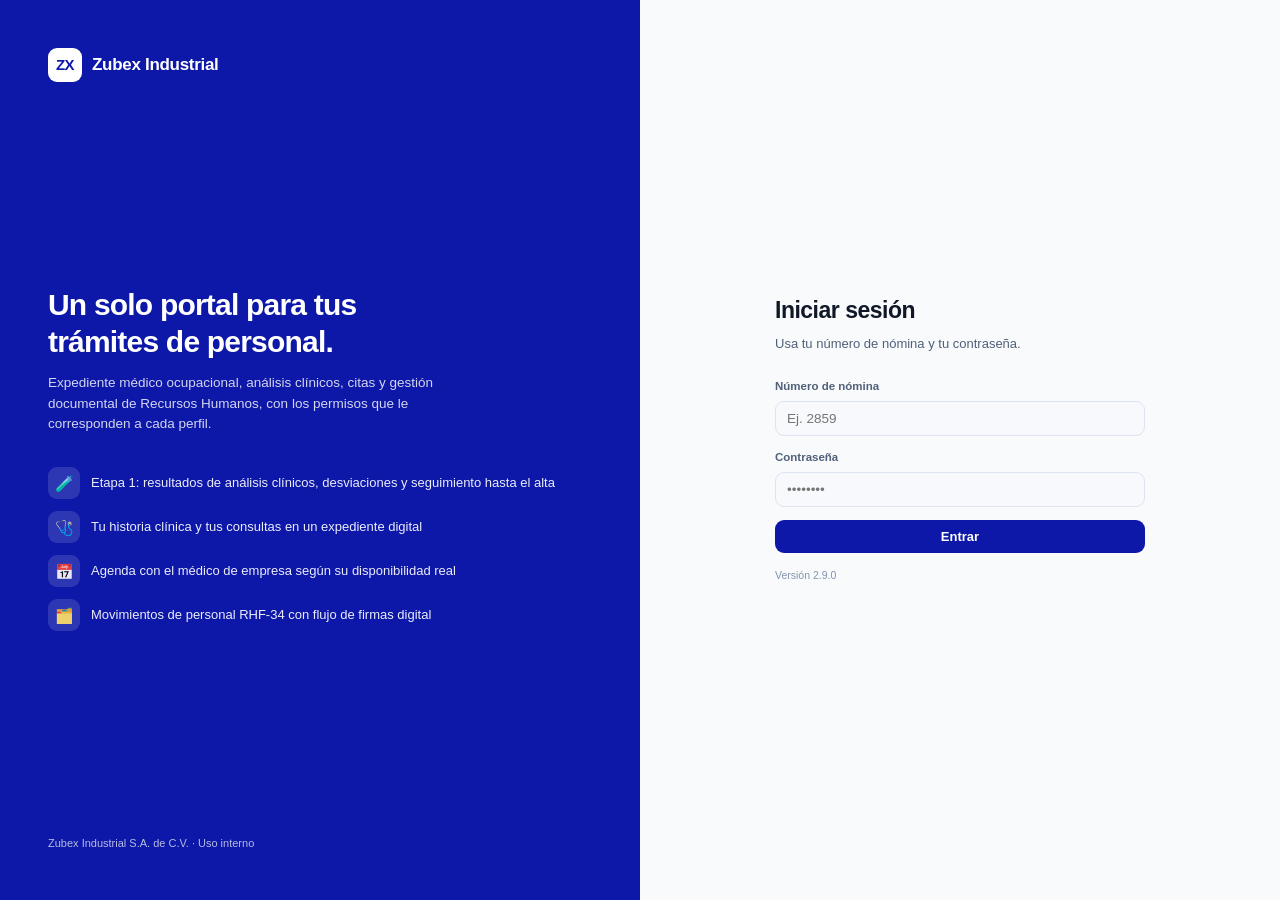
<file: index.html>
<!DOCTYPE html>
<html lang="es">
<head>
<meta charset="UTF-8">
<meta name="viewport" content="width=device-width,initial-scale=1">
<meta http-equiv="Content-Security-Policy"
      content="default-src 'self'; script-src 'self'; style-src 'self' 'unsafe-inline' https://fonts.googleapis.com; font-src 'self' https://fonts.gstatic.com; img-src 'self' data:; connect-src 'self' https://wqecddqbijyiqwsvlubl.supabase.co wss://wqecddqbijyiqwsvlubl.supabase.co; form-action 'none'; base-uri 'none'; object-src 'none'">
<meta http-equiv="Cache-Control" content="no-store">
<meta name="referrer" content="same-origin">
<meta name="robots" content="noindex,nofollow">
<title>Portal RRHH</title>
<link rel="stylesheet" href="assets/app.css?v=2.9.0">
</head>
<body>
<div id="root"></div>
<script src="assets/supabase.min.js?v=2.9.0"></script>
<script src="assets/config.js?v=2.9.0"></script>
<script src="assets/catalogos.js?v=2.9.0"></script>
<script src="assets/api.js?v=2.9.0"></script>
<script src="assets/app.js?v=2.9.0"></script>
<script src="assets/formularios.js?v=2.9.0"></script>
<script src="assets/page-index.js?v=2.9.0"></script>
</body>
</html>
</file>
<file: assets/app.css>
/* ============================================================
   Portal RRHH — Sistema de diseño
   Manual de Estandarización de Reportes IA — Zubex Industrial
   Azul primario #0D18A8 · Azul acento #227EF6
   ============================================================ */

:root{
  /* Marca */
  --zx:#0D18A8;          /* Azul Zubex primario */
  --zx-ac:#227EF6;       /* Azul Zubex brillante (acento) */
  --zx-ac-h:#1b68ce;
  --zx-soft:#e8eefc;
  --zx-soft2:#dbeafe;

  /* Superficies */
  --bg:#f8fafc;--c:#ffffff;--c1:#f7f9fc;--c2:#eef2f8;
  --tx:#101828;--tx2:#516079;--tx3:#8494ad;
  --bd:#dce4ef;--bd2:#c3d0e6;

  /* Semántica (verde = mejora, rojo = deterioro) */
  --gn:#166534;--gns:#e7f4ec;--gnt:#166534;
  --dn:#991b1b;--dns:#fbeded;--dnt:#991b1b;
  --wn:#a16207;--wns:#fdf5e3;--wnt:#854d0e;

  --sh:0 1px 3px rgba(13,24,168,.06),0 6px 20px rgba(16,24,40,.06);
  --sh2:0 10px 40px rgba(16,24,40,.18);
  --r:12px;
  font-family:'Poppins','Segoe UI',-apple-system,BlinkMacSystemFont,sans-serif;
}

[data-theme=dark]{
  --zx:#2c3ce0;--zx-ac:#5b95f8;--zx-ac-h:#4a83e6;
  --zx-soft:#161f3d;--zx-soft2:#1b2749;
  --bg:#0b1020;--c:#131a2e;--c1:#18203a;--c2:#1e2846;
  --tx:#e6ecf8;--tx2:#94a3bd;--tx3:#65748f;
  --bd:#243055;--bd2:#2f3d68;
  --gn:#4ade80;--gns:#0f2a1b;--gnt:#4ade80;
  --dn:#f87171;--dns:#2c1414;--dnt:#f87171;
  --wn:#fbbf24;--wns:#2a2008;--wnt:#fbbf24;
  --sh:0 2px 16px rgba(0,0,0,.45);--sh2:0 8px 32px rgba(0,0,0,.6);
}

*{box-sizing:border-box;margin:0;padding:0}
html,body{height:100%}
body{background:var(--bg);color:var(--tx);font-size:14px;line-height:1.55;
     font-family:'Poppins','Segoe UI',-apple-system,sans-serif;-webkit-font-smoothing:antialiased}
button{font-family:inherit;cursor:pointer;border:none;outline:none}
a{color:var(--zx-ac);text-decoration:none}
input,textarea,select{font-family:inherit;font-size:13.5px;background:var(--c1);color:var(--tx);
  border:1px solid var(--bd);border-radius:9px;padding:9px 11px;width:100%;transition:.15s;outline:none}
input:focus,textarea:focus,select:focus{border-color:var(--zx-ac);box-shadow:0 0 0 3px var(--zx-soft)}
input:disabled,select:disabled,textarea:disabled{opacity:.6;cursor:not-allowed}
textarea{resize:vertical;min-height:70px}
.hidden{display:none!important}

/* ---------- Marca / logo ---------- */
.zx-logo{display:inline-flex;align-items:center;gap:10px;font-weight:700;letter-spacing:-.3px}
.zx-mark{width:34px;height:34px;min-width:34px;border-radius:9px;background:#fff;color:var(--zx);
  display:flex;align-items:center;justify-content:center;font-weight:800;font-size:15px;letter-spacing:-.5px}
.zx-mark.inv{background:var(--zx);color:#fff}

/* ---------- Shell ---------- */
.app{display:flex;flex-direction:column;height:100vh;overflow:hidden}
.topbar{display:flex;align-items:center;justify-content:space-between;gap:14px;padding:0 18px;height:56px;
  background:var(--zx);color:#fff;flex-shrink:0;z-index:30}
.tb-title{font-size:12.5px;opacity:.85;font-weight:400;white-space:nowrap;overflow:hidden;text-overflow:ellipsis}
.tb-right{display:flex;align-items:center;gap:12px}
.tb-user{display:flex;flex-direction:column;line-height:1.25;text-align:right}
.tb-user b{font-size:12.5px;font-weight:600}
.tb-user span{font-size:10.5px;opacity:.8;max-width:min(46vw,440px);overflow:hidden;text-overflow:ellipsis;white-space:nowrap}
.tb-avatar{width:32px;height:32px;border-radius:50%;background:rgba(255,255,255,.18);display:flex;
  align-items:center;justify-content:center;font-weight:700;font-size:12px}
.theme-btn{width:40px;height:22px;border-radius:12px;background:rgba(255,255,255,.25);position:relative;border:none}
.theme-btn::after{content:"";position:absolute;top:2px;left:2px;width:18px;height:18px;border-radius:50%;
  background:#fff;transition:.2s}
[data-theme=dark] .theme-btn::after{transform:translateX(18px)}
.btn-logout{background:rgba(255,255,255,.12);color:#fff;font-size:12.5px;padding:7px 12px;border-radius:8px}
.btn-logout:hover{background:rgba(255,255,255,.24)}

.layout{display:flex;flex:1;overflow:hidden}
.sidebar{width:224px;background:var(--c);border-right:1px solid var(--bd);display:flex;flex-direction:column;
  flex-shrink:0;transition:width .17s ease;overflow:hidden}
.sidebar.col{width:56px}
.sb-top{padding:8px;display:flex;justify-content:flex-end;border-bottom:1px solid var(--bd)}
.sidebar.col .sb-top{justify-content:center}
.sb-toggle{background:transparent;border:1px solid var(--bd);color:var(--tx2);border-radius:8px;padding:5px 9px;font-size:14px;line-height:1}
.sb-toggle:hover{background:var(--c2);color:var(--tx)}
.sb-nav{flex:1;padding:10px 8px;overflow-y:auto;display:flex;flex-direction:column;gap:2px}
.sb-sec{font-size:10px;text-transform:uppercase;letter-spacing:.8px;color:var(--tx3);font-weight:700;padding:12px 10px 4px;white-space:nowrap}
.sidebar.col .sb-sec{visibility:hidden;height:18px;padding:6px}
.sb-item{display:flex;align-items:center;gap:10px;padding:9px 10px;border-radius:9px;font-size:13px;
  color:var(--tx2);cursor:pointer;white-space:nowrap;overflow:hidden;background:none;width:100%;text-align:left}
.sb-item:hover{background:var(--c2);color:var(--tx)}
.sb-item.on{background:var(--zx-soft);color:var(--zx);font-weight:600}
[data-theme=dark] .sb-item.on{color:var(--zx-ac)}
.sb-ico{width:20px;text-align:center;flex-shrink:0;font-size:15px}
/* Vistas del módulo activo: desplegadas justo debajo de él (acordeón) */
.sb-sub{display:flex;flex-direction:column;gap:1px;margin:2px 0 6px 18px;padding-left:8px;border-left:2px solid var(--bd)}
.sb-subitem{padding:7px 10px;font-size:12.5px;width:100%;text-align:left}
.sb-sub .sb-subitem.on{background:var(--c2);color:var(--zx);font-weight:600}
[data-theme=dark] .sb-sub .sb-subitem.on{color:var(--zx-ac)}
.sidebar.col .sb-sub{margin-left:0;padding-left:0;border-left:none}
.sidebar.col .sb-item span:not(.sb-ico){display:none}
.sb-badge{margin-left:auto;background:var(--dn);color:#fff;border-radius:10px;font-size:10px;padding:1px 6px;font-weight:700}
.sidebar.col .sb-badge{display:none}
.sb-foot{padding:10px;border-top:1px solid var(--bd);font-size:10.5px;color:var(--tx3);white-space:nowrap}
.sidebar.col .sb-foot{display:none}

.main{flex:1;overflow-y:auto;padding:22px 26px 40px}

/* ---------- Tipografía de página ---------- */
.page-head{display:flex;align-items:flex-start;justify-content:space-between;gap:16px;margin-bottom:18px;flex-wrap:wrap}
h1.page-t{font-size:21px;font-weight:700;letter-spacing:-.4px}
.page-sub{font-size:12.5px;color:var(--tx2);margin-top:2px}
h2.sec-t{font-size:15px;font-weight:700;margin:22px 0 10px;letter-spacing:-.2px}
h3{font-size:13.5px;font-weight:600}

/* ---------- Tarjetas ---------- */
.card{background:var(--c);border:1px solid var(--bd);border-radius:var(--r);box-shadow:var(--sh);padding:18px}
.card+.card{margin-top:14px}
.card-t{font-size:13.5px;font-weight:700;margin-bottom:12px;display:flex;align-items:center;gap:8px;justify-content:space-between}
.grid{display:grid;gap:14px}
.g2{grid-template-columns:repeat(auto-fit,minmax(280px,1fr))}
.g3{grid-template-columns:repeat(auto-fit,minmax(220px,1fr))}
.g4{grid-template-columns:repeat(auto-fit,minmax(180px,1fr))}

/* KPI */
.kpi{background:var(--c);border:1px solid var(--bd);border-radius:var(--r);padding:15px 16px;box-shadow:var(--sh)}
.kpi-l{font-size:10.5px;text-transform:uppercase;letter-spacing:.7px;color:var(--tx3);font-weight:700}
.kpi-v{font-size:27px;font-weight:700;letter-spacing:-1px;margin-top:3px;color:var(--zx)}
[data-theme=dark] .kpi-v{color:var(--zx-ac)}
.kpi-v.gn{color:var(--gnt)}.kpi-v.dn{color:var(--dnt)}.kpi-v.wn{color:var(--wnt)}
.kpi-d{font-size:11.5px;color:var(--tx2);margin-top:2px}

/* Portal (tarjetas de módulo) */
.mod-grid{display:grid;grid-template-columns:repeat(auto-fit,minmax(250px,1fr));gap:16px}
.mod{background:var(--c);border:1px solid var(--bd);border-radius:16px;padding:22px;box-shadow:var(--sh);
  cursor:pointer;transition:.16s;display:flex;flex-direction:column;gap:8px;text-align:left}
.mod:hover{transform:translateY(-2px);box-shadow:var(--sh2);border-color:var(--zx-ac)}
.mod-ico{width:44px;height:44px;border-radius:12px;background:var(--zx-soft);color:var(--zx);display:flex;
  align-items:center;justify-content:center;font-size:21px;margin-bottom:4px}
[data-theme=dark] .mod-ico{color:var(--zx-ac)}
.mod b{font-size:15px}
.mod p{font-size:12.5px;color:var(--tx2)}
.mod-tag{margin-top:6px;font-size:10.5px;font-weight:700;color:var(--zx-ac);text-transform:uppercase;letter-spacing:.6px}

/* ---------- Botones ---------- */
.btn{background:var(--zx);color:#fff;border-radius:9px;padding:9px 16px;font-size:13px;font-weight:600;
  display:inline-flex;align-items:center;gap:7px;transition:.15s;white-space:nowrap}
.btn:hover{background:var(--zx-ac-h)}
.btn.ac{background:var(--zx-ac)}.btn.ac:hover{background:var(--zx-ac-h)}
.btn.gh{background:transparent;color:var(--tx2);border:1px solid var(--bd)}
.btn.gh:hover{background:var(--c2);color:var(--tx)}
.btn.ok{background:var(--gn)}.btn.ok:hover{filter:brightness(1.15)}
.btn.no{background:var(--dn)}.btn.no:hover{filter:brightness(1.15)}
.btn.sm{padding:6px 11px;font-size:12px}
.btn:disabled{opacity:.5;cursor:not-allowed}
.btn-row{display:flex;gap:9px;flex-wrap:wrap}

/* ---------- Formularios ---------- */
.field{margin-bottom:13px}
.field label{display:block;font-size:11.5px;font-weight:600;color:var(--tx2);margin-bottom:5px}
.field .hint{font-size:11px;color:var(--tx3);margin-top:4px}
.frow{display:grid;gap:13px;grid-template-columns:repeat(auto-fit,minmax(190px,1fr))}
.chk{display:flex;align-items:flex-start;gap:8px;font-size:12.5px;color:var(--tx);cursor:pointer;padding:5px 0}
.chk input{width:16px;height:16px;min-width:16px;margin-top:1px;accent-color:var(--zx-ac)}
fieldset{border:1px solid var(--bd);border-radius:10px;padding:14px;margin-bottom:14px}
legend{font-size:11px;font-weight:700;text-transform:uppercase;letter-spacing:.7px;color:var(--zx);padding:0 6px}
[data-theme=dark] legend{color:var(--zx-ac)}

/* ---------- Tablas ---------- */
.tbl-wrap{overflow-x:auto;border:1px solid var(--bd);border-radius:10px;background:var(--c)}
table{width:100%;border-collapse:collapse;font-size:12.5px}
th{background:var(--c2);color:var(--tx2);font-weight:700;font-size:10.5px;text-transform:uppercase;
  letter-spacing:.6px;padding:10px;text-align:left;white-space:nowrap;position:sticky;top:0}
td{padding:10px;border-top:1px solid var(--bd);vertical-align:middle}
tbody tr:hover{background:var(--c1)}
.empty{padding:34px;text-align:center;color:var(--tx3);font-size:12.5px}

/* Chips / badges */
.chip{display:inline-flex;align-items:center;gap:5px;font-size:10.5px;font-weight:700;padding:3px 9px;
  border-radius:20px;text-transform:uppercase;letter-spacing:.4px;white-space:nowrap}
.chip.ok{background:var(--gns);color:var(--gnt)}
.chip.no{background:var(--dns);color:var(--dnt)}
.chip.wa{background:var(--wns);color:var(--wnt)}
.chip.in{background:var(--zx-soft);color:var(--zx)}
[data-theme=dark] .chip.in{color:var(--zx-ac)}
.chip.nt{background:var(--c2);color:var(--tx2)}

/* Filtros */
.filters{display:flex;gap:9px;flex-wrap:wrap;align-items:flex-end;margin-bottom:14px}
.filters .field{margin:0;min-width:145px}
.tabs{display:flex;gap:5px;background:var(--c2);padding:4px;border-radius:10px;flex-wrap:wrap}
.tab{background:transparent;color:var(--tx2);padding:7px 13px;border-radius:7px;font-size:12.5px;font-weight:600}
.tab.on{background:var(--c);color:var(--zx);box-shadow:var(--sh)}
[data-theme=dark] .tab.on{color:var(--zx-ac)}

/* ---------- Modal ---------- */
.ovl{position:fixed;inset:0;background:rgba(8,14,32,.55);backdrop-filter:blur(2px);display:flex;
  align-items:center;justify-content:center;z-index:100;padding:18px}
.modal{background:var(--c);border-radius:16px;box-shadow:var(--sh2);width:100%;max-width:560px;
  max-height:90vh;display:flex;flex-direction:column;overflow:hidden}
.modal.lg{max-width:900px}
.mo-head{padding:16px 20px;border-bottom:1px solid var(--bd);display:flex;align-items:center;justify-content:space-between;gap:12px}
.mo-head b{font-size:15px}
.mo-x{background:transparent;color:var(--tx3);font-size:19px;line-height:1;padding:4px 8px;border-radius:7px}
.mo-x:hover{background:var(--c2);color:var(--tx)}
.mo-body{padding:20px;overflow-y:auto}
.mo-foot{padding:14px 20px;border-top:1px solid var(--bd);display:flex;justify-content:flex-end;gap:9px;flex-wrap:wrap}

/* ---------- Toast ---------- */
.toasts{position:fixed;bottom:20px;right:20px;display:flex;flex-direction:column;gap:9px;z-index:200}
.toast{background:var(--c);border:1px solid var(--bd);border-left:4px solid var(--zx-ac);border-radius:10px;
  padding:12px 16px;box-shadow:var(--sh2);font-size:13px;max-width:340px;animation:tin .22s ease}
.toast.ok{border-left-color:var(--gn)}.toast.no{border-left-color:var(--dn)}.toast.wa{border-left-color:var(--wn)}
@keyframes tin{from{opacity:0;transform:translateX(30px)}to{opacity:1;transform:none}}

/* ---------- Calendario ---------- */
.cal{background:var(--c1);border:1px solid var(--bd);border-radius:12px;padding:12px}
.cal-h{display:flex;align-items:center;justify-content:space-between;margin-bottom:9px}
.cal-h b{font-size:13px;text-transform:capitalize}
.cal-nav{background:var(--c);border:1px solid var(--bd);color:var(--tx2);border-radius:7px;padding:4px 9px;font-size:13px}
.cal-nav:hover{background:var(--c2)}
.cal-g{display:grid;grid-template-columns:repeat(7,1fr);gap:3px}
.cal-dow{text-align:center;font-size:10px;font-weight:700;color:var(--tx3);padding:4px 0;text-transform:uppercase}
.cal-d{aspect-ratio:1;display:flex;align-items:center;justify-content:center;border-radius:8px;font-size:12px;
  cursor:pointer;border:1px solid transparent;background:var(--c)}
.cal-d:hover{border-color:var(--zx-ac)}
.cal-d.out{color:var(--tx3);opacity:.45;cursor:default;background:transparent}
.cal-d.sel{background:var(--zx);color:#fff;font-weight:700}
.cal-d.rng{background:var(--zx-soft);color:var(--zx)}
.cal-d.hoy{border-color:var(--zx-ac);font-weight:700}
.cal-d.off{opacity:.35;cursor:not-allowed;text-decoration:line-through}

/* Rejilla semanal de vacaciones */
[data-theme=dark] 
/* Slots de citas */

/* Timeline de firmas */
.flow{display:flex;flex-direction:column;gap:0}
.flow-i{display:flex;gap:12px;padding-bottom:16px;position:relative}
.flow-i:not(:last-child)::before{content:"";position:absolute;left:13px;top:28px;bottom:0;width:2px;background:var(--bd)}
.flow-i.done:not(:last-child)::before{background:var(--gn)}
.flow-dot{width:28px;height:28px;min-width:28px;border-radius:50%;background:var(--c2);color:var(--tx3);
  display:flex;align-items:center;justify-content:center;font-size:12px;font-weight:700;border:2px solid var(--bd);z-index:1}
.flow-i.done .flow-dot{background:var(--gns);color:var(--gnt);border-color:var(--gn)}
.flow-i.now .flow-dot{background:var(--zx-soft);color:var(--zx);border-color:var(--zx-ac)}
.flow-i.rej .flow-dot{background:var(--dns);color:var(--dnt);border-color:var(--dn)}
.flow-tx b{font-size:13px;display:block}
.flow-tx span{font-size:11.5px;color:var(--tx2)}

/* ---------- Login ---------- */
.login{min-height:100vh;display:grid;grid-template-columns:1fr 1fr}
.login-art{background:var(--zx);color:#fff;padding:48px;display:flex;flex-direction:column;justify-content:space-between}
.login-art h2{font-size:30px;font-weight:700;letter-spacing:-.8px;line-height:1.25;max-width:400px}
.login-art p{font-size:13.5px;opacity:.82;max-width:400px;margin-top:12px}
.login-feat{display:flex;flex-direction:column;gap:12px;margin-top:32px}
.login-feat div{display:flex;gap:11px;align-items:center;font-size:13px;opacity:.92}
.login-feat i{width:32px;height:32px;border-radius:9px;background:rgba(255,255,255,.15);display:flex;
  align-items:center;justify-content:center;font-style:normal;font-size:15px}
.login-form{display:flex;align-items:center;justify-content:center;padding:40px 24px;background:var(--bg)}
.login-box{width:100%;max-width:370px}
.login-box h1{font-size:23px;font-weight:700;letter-spacing:-.5px}
.login-box>p{font-size:13px;color:var(--tx2);margin:5px 0 24px}
.login-err{background:var(--dns);color:var(--dnt);border-radius:9px;padding:10px 13px;font-size:12.5px;margin-bottom:13px}

/* ---------- Nota metodológica / pie ---------- */
.nota{background:var(--zx-soft2);border:1px solid var(--bd);border-radius:10px;padding:13px 15px;
  font-size:11.5px;color:var(--tx2);line-height:1.6;margin-top:18px}
[data-theme=dark] .nota{background:var(--zx-soft)}
.nota b{color:var(--tx);font-size:11.5px}
.pie{margin-top:14px;padding:12px 0;font-size:11px;color:var(--tx3);text-align:center;border-top:1px solid var(--bd)}

/* Aviso de privacidad */
.priv{display:flex;gap:10px;background:var(--wns);border:1px solid var(--wn);border-radius:10px;
  padding:12px 14px;font-size:11.5px;color:var(--wnt);line-height:1.55;margin-bottom:16px}

/* Responsive */
@media(max-width:900px){
  .login{grid-template-columns:1fr}
  .login-art{display:none}
  .sidebar{position:fixed;left:0;top:56px;bottom:0;z-index:40;box-shadow:var(--sh2)}
  .sidebar.col{width:0;border:none}
  .main{padding:16px}
  .tb-user{display:none}
}
@media print{
  .sidebar,.topbar,.btn,.no-print{display:none!important}
  .main{overflow:visible;padding:0}
  .card{box-shadow:none;break-inside:avoid}
}

/* ---- Jefes y equipos (Administración) ---- */
.eq-grid{display:grid;grid-template-columns:minmax(260px,360px) 1fr;gap:14px;align-items:start}
.eq-list{display:flex;flex-direction:column;gap:4px;max-height:560px;overflow-y:auto}
.eq-row{padding:9px 11px;border:1px solid var(--bd);border-radius:9px;cursor:pointer;background:var(--c)}
.eq-row:hover{background:var(--c2)}
.eq-row.on{border-color:var(--zx);background:var(--zx-soft)}
.eq-row b{font-size:12.5px}
.eq-sub{font-size:11.5px;color:var(--tx2);margin-top:2px}
@media(max-width:900px){.eq-grid{grid-template-columns:1fr}}


/* ============================================================
   Versión 2.2.0
   ============================================================ */

/* ---- Barra superior: accesos rápidos ---- */
.tb-nav{display:flex;align-items:center;gap:4px;margin:0 auto 0 8px}
.tb-op{display:flex;align-items:center;gap:6px;color:#fff;padding:7px 12px;border-radius:8px;font-size:12.5px;
  font-weight:600;opacity:.92;white-space:nowrap}
.tb-op:hover{background:rgba(255,255,255,.14);opacity:1}
.tb-op.on{background:rgba(255,255,255,.22);opacity:1}
.tb-more{display:none;position:relative;margin:0 auto 0 4px}
.tb-more summary{list-style:none;cursor:pointer;color:#fff;font-size:12.5px;font-weight:600;padding:7px 12px;
  border-radius:8px;background:rgba(255,255,255,.14)}
.tb-more summary::-webkit-details-marker{display:none}
.tb-menu{position:absolute;left:0;top:calc(100% + 8px);min-width:210px;background:var(--c);border:1px solid var(--bd);
  border-radius:10px;box-shadow:var(--sh2);padding:6px;display:flex;flex-direction:column;gap:2px;z-index:60}
.tb-menu .tb-op{color:var(--tx);opacity:1}
.tb-menu .tb-op:hover{background:var(--c2)}
.tb-menu .tb-op.on{background:var(--zx-soft);color:var(--zx)}
@media(max-width:1360px){.tb-nav{display:none}.tb-more{display:block}}

/* ---- Calendarios de selección (formularios): números legibles en modo noche ---- */
[data-theme=dark] .cal-d{color:#fff}
[data-theme=dark] .cal-d.rng{background:#26397a;color:#fff}
[data-theme=dark] .cal-d.sel{color:#fff}

/* ---- Encabezado de saldo en los formularios de solicitud ---- */
.disp-big{font-size:21px;font-weight:600;line-height:1.2;color:var(--tx)}
.disp-big b{font-size:36px;font-weight:700;color:var(--zx);margin:0 4px;letter-spacing:-.5px}
[data-theme=dark] .disp-big b{color:var(--zx-ac)}
.disp-sub{font-size:13px;color:var(--tx2);margin:2px 0 12px}
.fm-nota{font-size:11.5px;color:var(--tx2);margin-top:6px}
.fm-total{font-size:13px;margin:2px 0 10px}
.fm-total b{font-size:15px;color:var(--zx)}
[data-theme=dark] .fm-total b{color:var(--zx-ac)}

/* ---- Tarjetas del inicio que funcionan como enlace ---- */
a.kpi-link{display:block;color:inherit;text-decoration:none;transition:border-color .15s,box-shadow .15s,transform .15s}
a.kpi-link:hover{border-color:var(--zx-ac);box-shadow:var(--sh2);transform:translateY(-1px)}
a.kpi-link .kpi-d::after{content:" →";opacity:.6}
.home-id{font-size:12.5px;color:var(--tx2);margin-top:3px}

/* ---- Popup de detalles de una solicitud ---- */
.det-grid{display:grid;grid-template-columns:1fr 1fr;gap:12px 22px}
.det-w{grid-column:1/-1}
.det-k{font-size:10.5px;color:var(--tx3);text-transform:uppercase;letter-spacing:.5px;font-weight:700}
.det-v{font-size:13.5px;font-weight:600;margin-top:2px;word-break:break-word}
.det-v.suave{font-weight:400;color:var(--tx2)}
.det-nota{font-size:11.5px;color:var(--tx3);font-weight:400;margin-top:2px}
@media(max-width:560px){.det-grid{grid-template-columns:1fr}}

/* ---- Filtros de periodo junto a los títulos de sección ---- */
.sec-row{display:flex;align-items:flex-end;justify-content:space-between;gap:14px;flex-wrap:wrap;margin:22px 0 10px}
.sec-row h2.sec-t{margin:0}
.sec-row .field{min-width:210px}
.chip.sm{font-size:10px;padding:2px 7px;margin-left:6px;vertical-align:middle}

/* ---- Calendario ---- */
.cal-head{display:flex;align-items:center;gap:16px;flex-wrap:wrap}
.cal-head .field{margin:0;min-width:230px}
.cal-bar{display:flex;align-items:center;justify-content:space-between;gap:12px;flex-wrap:wrap;margin:14px 0 12px}
.cw-wrap{overflow-x:auto;border:1px solid var(--bd);border-radius:12px;background:var(--c)}
.cw{display:grid;grid-template-columns:max-content repeat(7,minmax(46px,1fr));min-width:max-content;width:100%}
.cw-h{background:var(--c2);font-weight:700;font-size:10.5px;text-transform:uppercase;letter-spacing:.5px;
  padding:8px 6px;text-align:center;line-height:1.35}
.cw-h.nm{text-align:left;padding-left:14px}
.cw-h.we{background:var(--zx-soft2)}
[data-theme=dark] .cw-h.we{background:var(--zx-soft)}
.cw-h.hoy{box-shadow:inset 0 -3px 0 var(--zx-ac)}
.cw-n{padding:0 16px 0 14px;display:flex;align-items:center;border-top:1px solid var(--bd);font-weight:600;
  font-size:12.5px;white-space:nowrap;min-height:44px}
.cw-c{border-top:1px solid var(--bd);border-left:1px solid var(--bd);min-height:44px}
.cw-c.we{background:var(--c1)}
.cw-bar{align-self:center;height:22px;margin:0 3px;background:var(--zx-ac);border-radius:6px;z-index:1;
  display:flex;align-items:center;justify-content:space-between;padding:0 6px;color:#fff;font-size:11px;font-weight:700;overflow:hidden}
.cw-bar.ci{border-top-left-radius:0;border-bottom-left-radius:0;margin-left:0}
.cw-bar.cd{border-top-right-radius:0;border-bottom-right-radius:0;margin-right:0}

/* Calendarios dentro de popups: celdas más bajas para que el formulario completo quepa sin desplazarse */
.modal .cal-d{aspect-ratio:auto;height:38px}



/* Barra superior: el logo no se parte y el nombre largo se recorta con puntos suspensivos */
.zx-logo{flex-shrink:0;white-space:nowrap}
.tb-user{min-width:0;max-width:280px}
.tb-user b{overflow:hidden;text-overflow:ellipsis;white-space:nowrap}


/* ---- Barra superior: los cuatro accesos se ven como botones ---- */
.tb-nav{gap:8px}
.tb-op{background:rgba(255,255,255,.12);border:1px solid rgba(255,255,255,.34);font-family:inherit;font-size:12.5px;font-weight:600;
  cursor:pointer;opacity:1;text-decoration:none;box-shadow:0 1px 0 rgba(0,0,0,.14);transition:background .15s,border-color .15s}
.tb-op:hover{background:rgba(255,255,255,.26);border-color:rgba(255,255,255,.65)}
.tb-op:active{transform:translateY(1px);box-shadow:none}
.tb-op.on{background:#fff;color:var(--zx);border-color:#fff}
.tb-menu .tb-op{background:transparent;border:1px solid transparent;box-shadow:none;width:100%;text-align:left;color:var(--tx)}
.tb-menu .tb-op:hover{background:var(--c2);border-color:transparent}


/* ---- Botón «Volver arriba» ---- */
.zx-top{position:fixed;right:28px;bottom:84px;width:44px;height:44px;border-radius:50%;border:none;background:var(--zx);color:#fff;
  font-size:17px;line-height:1;cursor:pointer;box-shadow:var(--sh2);z-index:50;display:flex;align-items:center;justify-content:center;
  opacity:0;pointer-events:none;transform:translateY(10px);transition:opacity .2s,transform .2s,background .15s}
.zx-top.on{opacity:1;pointer-events:auto;transform:none}
.zx-top:hover{background:var(--zx-ac)}
@media(max-width:700px){.zx-top{right:16px;bottom:76px;width:40px;height:40px}}
@media print{.zx-top{display:none}}
/* Nombres largos en el menú lateral (por ejemplo «Atención y Control de Salud») pasan a dos líneas */
.sb-subitem{white-space:normal;line-height:1.25}

/* ---- Grupo «Expediente Clínico y Salud Ocupacional» en el menú ---- */
.sb-grupo-t{width:100%;text-align:left;background:transparent;border:none;cursor:pointer;font-family:inherit}
.sb-caret{margin-left:auto;font-size:11px;transition:transform .2s;color:var(--tx3)}
.sb-grupo.abierto>.sb-grupo-t .sb-caret{transform:rotate(180deg)}
.sb-grupo-c{display:none;flex-direction:column;gap:2px;margin:2px 0 6px 12px;padding-left:8px;border-left:2px solid var(--zx-soft)}
.sb-grupo.abierto>.sb-grupo-c{display:flex}
.sb-grupo.abierto>.sb-grupo-t{color:var(--zx);font-weight:600}
.sidebar.col .sb-grupo-c{margin-left:0;padding-left:0;border-left:none}
.sidebar.col .sb-caret{display:none}
.mod-grupo{cursor:default}
.mod-sub{display:flex;flex-wrap:wrap;gap:6px;margin-top:10px}
.mod-sub a{background:var(--zx-soft);color:var(--zx);border-radius:20px;padding:4px 11px;font-size:12px;font-weight:600;text-decoration:none}
.mod-sub a:hover{background:var(--zx);color:#fff}
.chk-grupo{font-size:11px;text-transform:uppercase;letter-spacing:.6px;font-weight:700;color:var(--tx3);margin:10px 0 2px}
.chk-sub{margin-left:14px}

/* ---- Botón de menú (celular), barra superior y contenido que se ajustan al ancho de la pantalla ---- */
.tb-menu-btn{display:none;width:38px;height:36px;border-radius:8px;border:1px solid rgba(255,255,255,.34);background:rgba(255,255,255,.12);color:#fff;
  font-size:18px;line-height:1;cursor:pointer;align-items:center;justify-content:center;flex:none;font-family:inherit}
.tb-nav.tb-solo{display:flex!important}
.sb-fondo{display:none}
.layout,.main{min-width:0}
.main{overflow-x:hidden}
.page-t,.page-sub,.home-id,.kpi-d,.mod p{overflow-wrap:anywhere}
.card,.kpi,.mod{min-width:0;max-width:100%}
.tbl-wrap{max-width:100%;overflow-x:auto}
.page-head{flex-wrap:wrap}
.btn-row{flex-wrap:wrap}
@media(max-width:900px){
  .tb-menu-btn{display:inline-flex}
  .sb-top{display:none}
  .sidebar,.sidebar.col{position:fixed;left:0;top:56px;bottom:0;width:272px;max-width:86vw;z-index:45;transform:translateX(-104%);
    transition:transform .22s ease;border-right:1px solid var(--bd);box-shadow:none}
  .sidebar.abierto{transform:none;box-shadow:var(--sh2)}
  .sidebar.col .sb-item span:not(.sb-ico){display:inline}
  .sidebar.col .sb-sec{visibility:visible;height:auto;padding:12px 10px 4px}
  .sidebar.col .sb-foot,.sidebar.col .sb-badge{display:block}
  .sidebar.col .sb-caret{display:inline}
  .sb-fondo.abierto{display:block;position:fixed;left:0;right:0;top:56px;bottom:0;background:rgba(0,0,0,.45);z-index:44}
  .topbar{gap:8px;padding:0 10px}
  .tb-right{gap:8px}
  .tb-op{padding:6px 10px;font-size:12px}
  .main{padding:14px}
}
@media(max-width:520px){
  .zx-logo>span:last-child{display:none}
  .btn-logout{padding:6px 9px;font-size:12px}
  .tb-more summary{padding:6px 9px}
}

/* El título largo del grupo del menú baja a dos líneas y su flecha siempre se ve */
.sb-grupo-t{white-space:normal;line-height:1.25;align-items:center}
.sb-grupo-t>span:nth-child(2){flex:1;min-width:0;overflow-wrap:anywhere}
.sb-caret{flex:none}


/* ---- Avatar que abre «Mi cuenta» ---- */
a.tb-avatar{text-decoration:none;color:inherit;cursor:pointer}
a.tb-avatar:hover{filter:brightness(1.12)}
.login-err.info{background:var(--zx-soft);color:var(--zx);border-color:var(--zx)}

/* ---- Cuadro de búsqueda de tablas ---- */
.buscador{display:flex;align-items:center;gap:8px;margin:0 0 10px;padding:6px 10px;border:1px solid var(--bd);border-radius:10px;background:var(--c1);max-width:520px}
.buscador:focus-within{border-color:var(--zx);box-shadow:0 0 0 3px var(--zx-soft)}
.buscador input{flex:1;min-width:0;border:none;outline:none;background:transparent;color:var(--tx);font:inherit;font-size:13px;padding:5px 2px}
.buscador .bus-x{border:none;background:var(--c2);color:var(--tx2);width:22px;height:22px;border-radius:50%;cursor:pointer;font-size:11px;line-height:1}
.buscador .bus-n{font-size:11.5px;color:var(--tx3);white-space:nowrap}
.bus-vacio td{text-align:center;color:var(--tx3);padding:18px}
@media(max-width:700px){.buscador{max-width:none}.buscador .bus-n{display:none}}

/* ---- Pendientes del médico ---- */
.pend-grid{display:grid;grid-template-columns:repeat(auto-fill,minmax(210px,1fr));gap:12px;margin-bottom:18px}
.pend-card{text-align:left;font-family:inherit;border:1px solid var(--bd);background:var(--c1);border-radius:12px;padding:14px 16px;cursor:pointer;display:flex;flex-direction:column;gap:2px}
.pend-card:hover{border-color:var(--zx)}
.pend-card.on{border-color:var(--zx);box-shadow:0 0 0 3px var(--zx-soft)}
.pend-card .pv{font-size:28px;font-weight:700;color:var(--zx);line-height:1.15}
.pend-card.alto .pv{color:var(--no)}
.pend-card.medio .pv{color:var(--wa)}
.pend-card .pl{font-size:12px;color:var(--tx2);font-weight:600}
.pend-card .pd{font-size:11px;color:var(--tx3)}
.pend-ok{color:var(--ok)}

/* ---- Documentos: subir, reemplazar, eliminar ---- */
.drop{border:2px dashed var(--bd);border-radius:12px;padding:18px;text-align:center;background:var(--c1);cursor:pointer;margin-bottom:12px}
.drop.on{border-color:var(--zx);background:var(--zx-soft)}
.drop b{display:block;margin-bottom:4px}
.doc-baja td{opacity:.62}
.chk-linea{display:flex;align-items:center;gap:8px;font-size:12.5px;margin:0 0 12px}
</file>
